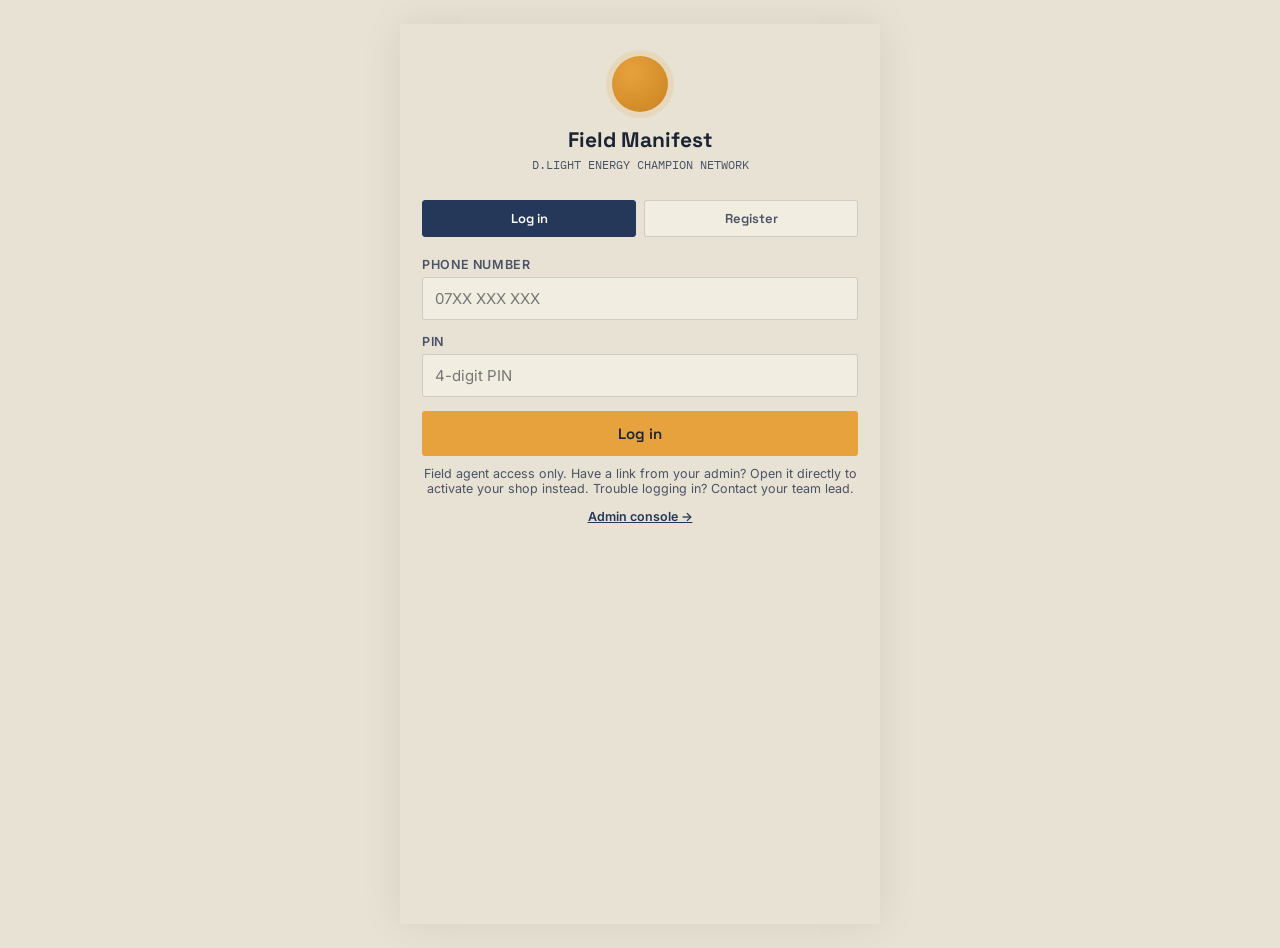
<file: index.html>
<!DOCTYPE html>
<html lang="en">
<head>
<meta charset="UTF-8">
<meta name="viewport" content="width=device-width, initial-scale=1.0, maximum-scale=1.0">
<title>D.LIGHT Field Manifest</title>
<link rel="stylesheet" href="style.css">
</head>
<body>

<div class="app-shell" id="appShell">

  <!-- ============ INVITE CLAIM SCREEN (shown when the link has ?invite=TOKEN) ============ -->
  <div id="inviteScreen" class="auth-screen" style="display:none;">
    <div class="auth-hero">
      <div class="sun"></div>
      <h1>Activate your shop</h1>
      <p>D.LIGHT ENERGY CHAMPION NETWORK</p>
    </div>

    <div class="error-banner" id="inviteError"></div>

    <div class="invite-card" id="inviteShopCard"></div>

    <form id="inviteForm" onsubmit="return handleClaimInvite(event)">
      <div class="field">
        <label>Your full name</label>
        <input type="text" id="invName" placeholder="e.g. Jane Wanjiru" required>
      </div>
      <div class="field">
        <label>Phone number</label>
        <input type="tel" id="invPhone" placeholder="07XX XXX XXX" required>
      </div>
      <div class="field">
        <label>Choose a PIN</label>
        <input type="password" inputmode="numeric" id="invPin" placeholder="4-digit PIN" required>
      </div>
      <div class="field">
        <label>Region / territory</label>
        <input type="text" id="invRegion" placeholder="e.g. Kilifi">
      </div>
      <button type="submit" class="btn">Set my password &amp; log in</button>
    </form>

    <p class="helper-text">This link was shared with you by your D.LIGHT admin and only works once.</p>
  </div>

  <!-- ============ AUTH SCREEN ============ -->
  <div id="authScreen" class="auth-screen">
    <div class="auth-hero">
      <div class="sun"></div>
      <h1>Field Manifest</h1>
      <p>D.LIGHT ENERGY CHAMPION NETWORK</p>
    </div>

    <div class="error-banner" id="authError"></div>

    <div class="toggle-row">
      <button id="tabLogin" class="active" onclick="setAuthMode('login')">Log in</button>
      <button id="tabRegister" onclick="setAuthMode('register')">Register</button>
    </div>

    <form id="loginForm" onsubmit="return handleLogin(event)">
      <div class="field">
        <label>Phone number</label>
        <input type="tel" id="loginPhone" placeholder="07XX XXX XXX" required>
      </div>
      <div class="field">
        <label>PIN</label>
        <input type="password" inputmode="numeric" id="loginPin" placeholder="4-digit PIN" required>
      </div>
      <button type="submit" class="btn">Log in</button>
    </form>

    <form id="registerForm" onsubmit="return handleRegister(event)" style="display:none;">
      <div class="field">
        <label>Full name</label>
        <input type="text" id="regName" placeholder="e.g. Jane Wanjiru" required>
      </div>
      <div class="field">
        <label>Phone number</label>
        <input type="tel" id="regPhone" placeholder="07XX XXX XXX" required>
      </div>
      <div class="field">
        <label>Choose a PIN</label>
        <input type="password" inputmode="numeric" id="regPin" placeholder="4-digit PIN" required>
      </div>
      <div class="field">
        <label>Region / territory</label>
        <input type="text" id="regRegion" placeholder="e.g. Kilifi">
      </div>
      <div class="field">
        <label>Shop name</label>
        <input type="text" id="regShopName" placeholder="e.g. Saadia Adam Shop" required>
      </div>
      <div class="field">
        <label>EC code (if you have one)</label>
        <input type="text" id="regEcCode" placeholder="e.g. 823588">
      </div>
      <button type="submit" class="btn">Create my account</button>
    </form>

    <p class="helper-text">
      Field agent access only. Have a link from your admin? Open it directly to
      activate your shop instead. Trouble logging in? Contact your team lead.
    </p>
    <p class="helper-text"><a href="admin.html">Admin console →</a></p>
  </div>

  <!-- ============ MAIN APP ============ -->
  <div id="mainApp" style="display:none;">
    <div class="manifest-header">
      <div class="manifest-eyebrow"><span class="dot"></span> D.LIGHT FIELD MANIFEST</div>
      <div class="manifest-title" id="agentGreeting">Welcome</div>
      <div class="manifest-sub" id="agentSub">AGENT ID · REGION</div>
      <button class="logout-btn" onclick="logout()">Log out</button>
    </div>

    <!-- SHOPS -->
    <div class="view" id="view-shops">
      <div class="stat-row">
        <div class="stat-box"><div class="num" id="statShops">0</div><div class="lbl">EC Shops</div></div>
        <div class="stat-box"><div class="num" id="statVisitsToday">0</div><div class="lbl">Visits today</div></div>
        <div class="stat-box"><div class="num" id="statTasksOpen">0</div><div class="lbl">Open tasks</div></div>
      </div>

      <div class="section-label">Register a new EC shop</div>
      <form onsubmit="return handleRegisterShop(event)">
        <div class="field"><label>EC code (if known)</label><input type="text" id="shopEcCode" placeholder="e.g. 823588"></div>
        <div class="field"><label>Shop / agent name</label><input type="text" id="shopName" required></div>
        <div class="field"><label>Contact person</label><input type="text" id="shopContact"></div>
        <div class="field"><label>Phone</label><input type="tel" id="shopPhone"></div>
        <div class="field"><label>Location</label><input type="text" id="shopLocation" placeholder="Town, County"></div>
        <button type="submit" class="btn">Register shop</button>
      </form>

      <div class="section-label">All EC shops</div>
      <input type="text" id="shopSearch" placeholder="Search by name, EC code or location..." oninput="renderShops()"
        style="width:100%;padding:10px 12px;border:1px solid var(--line);border-radius:3px;background:var(--paper-raised);margin-bottom:12px;font-size:14px;">
      <div id="shopsList"></div>
    </div>

    <!-- VISITS -->
    <div class="view hidden" id="view-visits">
      <div class="section-label">Log a shop visit</div>
      <form onsubmit="return handleLogVisit(event)">
        <div class="field">
          <label>EC shop</label>
          <select id="visitShopSelect" required></select>
        </div>
        <div class="field"><label>Notes</label><textarea id="visitNotes" placeholder="What did you observe / discuss?"></textarea></div>
        <button type="submit" class="btn">Log visit</button>
      </form>
      <div class="section-label">Your recent visits</div>
      <div id="visitsList"></div>
    </div>

    <!-- TASKS -->
    <div class="view hidden" id="view-tasks">
      <div class="section-label">Add a task</div>
      <form onsubmit="return handleAddTask(event)">
        <div class="field"><label>Task title</label><input type="text" id="taskTitle" required></div>
        <div class="field"><label>Details</label><textarea id="taskDesc"></textarea></div>
        <div class="field"><label>Due date</label><input type="date" id="taskDue"></div>
        <button type="submit" class="btn">Add task</button>
      </form>
      <div class="section-label">Your tasks</div>
      <div id="tasksList"></div>
    </div>

    <!-- SALES -->
    <div class="view hidden" id="view-sales">
      <div class="section-label">Record a sale</div>
      <form onsubmit="return handleLogSale(event)">
        <div class="field">
          <label>EC shop</label>
          <select id="saleShopSelect" required></select>
        </div>
        <div class="field"><label>Product</label><input type="text" id="saleProduct" placeholder="e.g. D.LIGHT D30" required></div>
        <div class="field"><label>Quantity</label><input type="number" id="saleQty" min="1" value="1" required></div>
        <div class="field"><label>Amount (KES)</label><input type="number" id="saleAmount" min="0" required></div>
        <button type="submit" class="btn">Record sale</button>
      </form>
      <div class="section-label">Your recent sales</div>
      <div id="salesList"></div>
    </div>

    <!-- ISSUES -->
    <div class="view hidden" id="view-issues">
      <div class="section-label">Report an issue</div>
      <form onsubmit="return handleLogIssue(event)">
        <div class="field">
          <label>EC shop</label>
          <select id="issueShopSelect" required></select>
        </div>
        <div class="field"><label>What's the issue?</label><textarea id="issueDesc" required placeholder="e.g. faulty unit, payment dispute, stock shortage"></textarea></div>
        <button type="submit" class="btn">Report issue</button>
      </form>
      <div class="section-label">Your reported issues</div>
      <div id="issuesList"></div>
    </div>

    <!-- SHIPMENTS -->
    <div class="view hidden" id="view-shipments">
      <div class="section-label">Log a G4S shipment</div>
      <form onsubmit="return handleCreateShipment(event)">
        <div class="field">
          <label>EC shop</label>
          <select id="shipShopSelect" required></select>
        </div>
        <div class="field">
          <label>Direction</label>
          <select id="shipDirection">
            <option value="Warehouse to Agent">Warehouse → Agent</option>
            <option value="Agent to Warehouse">Agent → Warehouse (return)</option>
          </select>
        </div>
        <div class="field"><label>Courier</label><input type="text" id="shipCourier" value="G4S"></div>
        <div class="field"><label>Product</label><input type="text" id="shipProduct" placeholder="e.g. D.LIGHT D30" required></div>
        <div class="field"><label>Quantity</label><input type="number" id="shipQty" min="1" value="1" required></div>
        <div class="field"><label>Notes</label><textarea id="shipNotes" placeholder="Waybill number, condition on dispatch, etc."></textarea></div>
        <button type="submit" class="btn">Log shipment</button>
      </form>
      <div class="section-label">Shipments</div>
      <div id="shipmentsList"></div>
    </div>

    <!-- TEAM (sub-agents) -->
    <div class="view hidden" id="view-team">
      <div id="teamAddCard">
        <div class="section-label">Add a sub-agent</div>
        <p class="helper-text" style="margin:0 0 12px;text-align:left;">
          Bring on a helper to sell at your shop. They'll log in with their own phone + PIN.
        </p>
        <form onsubmit="return handleCreateSubAgent(event)">
          <div class="field"><label>Full name</label><input type="text" id="subName" required></div>
          <div class="field"><label>Phone number</label><input type="tel" id="subPhone" placeholder="07XX XXX XXX" required></div>
          <div class="field"><label>Choose a PIN for them</label><input type="password" inputmode="numeric" id="subPin" placeholder="4-digit PIN" required></div>
          <button type="submit" class="btn">Add sub-agent</button>
        </form>
      </div>
      <div class="section-label">Your sub-agents</div>
      <div id="teamList"></div>
    </div>

  </div>

  <!-- ============ TAB BAR ============ -->
  <div class="tab-bar hidden" id="tabBar">
    <button class="tab-btn active" onclick="switchView('shops')"><span class="glyph">&#127968;</span>Shops</button>
    <button class="tab-btn" onclick="switchView('visits')"><span class="glyph">&#128204;</span>Visits</button>
    <button class="tab-btn" onclick="switchView('shipments')"><span class="glyph">&#128666;</span>Shipments</button>
    <button class="tab-btn" onclick="switchView('sales')"><span class="glyph">&#128176;</span>Sales</button>
    <button class="tab-btn" onclick="switchView('tasks')"><span class="glyph">&#9989;</span>Tasks</button>
    <button class="tab-btn" onclick="switchView('issues')"><span class="glyph">&#9888;</span>Issues</button>
    <button class="tab-btn hidden" id="teamTabBtn" onclick="switchView('team')"><span class="glyph">&#128101;</span>Team</button>
  </div>

</div>

<script src="config.js"></script>
<script src="app.js"></script>
</body>
</html>
</file>
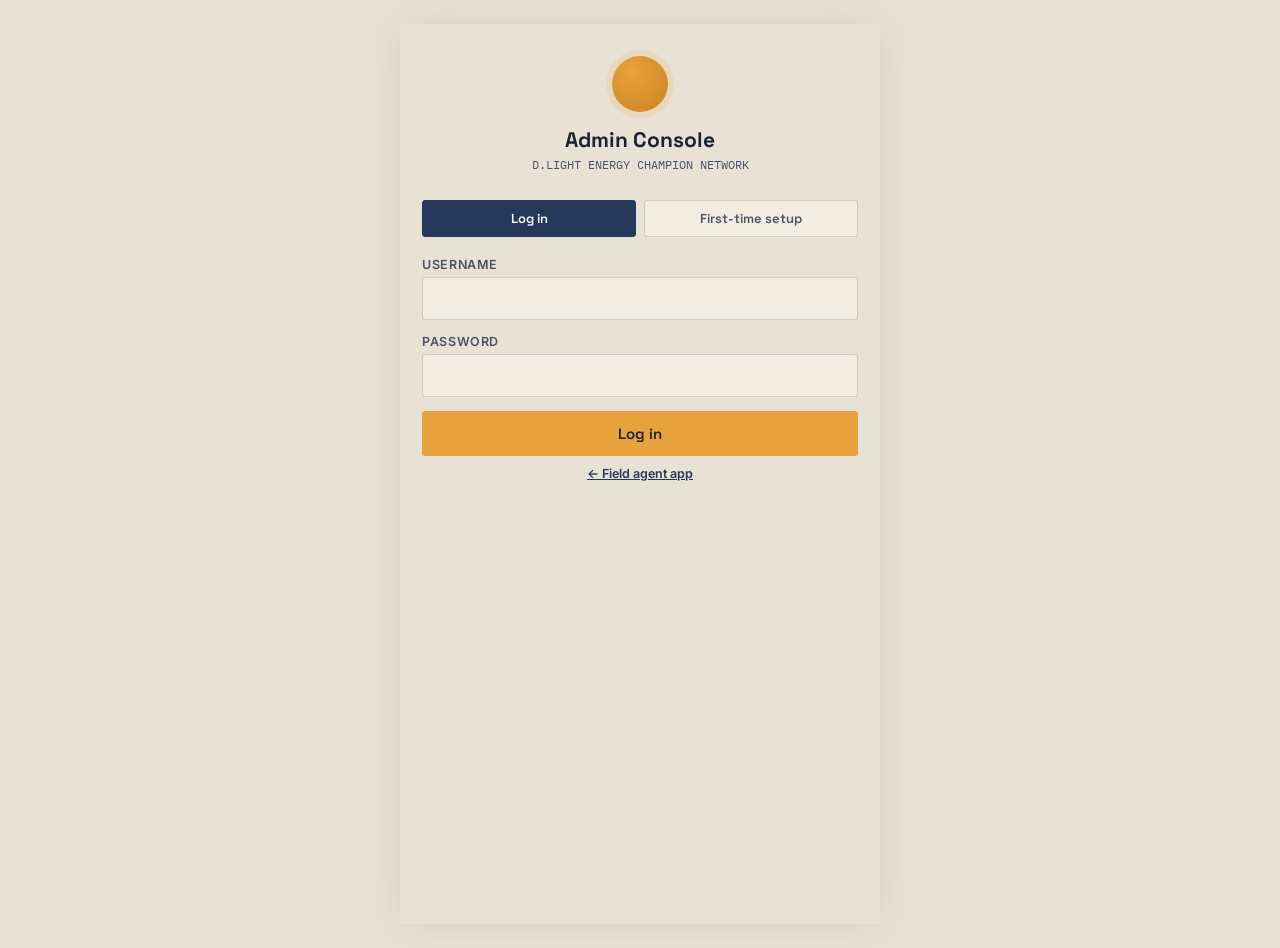
<file: admin.html>
<!DOCTYPE html>
<html lang="en">
<head>
<meta charset="UTF-8">
<meta name="viewport" content="width=device-width, initial-scale=1.0, maximum-scale=1.0">
<title>D.LIGHT Admin Console</title>
<link rel="stylesheet" href="style.css">
</head>
<body>

<div class="app-shell" id="appShell">

  <!-- ============ ADMIN AUTH ============ -->
  <div id="adminAuthScreen" class="auth-screen">
    <div class="auth-hero">
      <div class="sun"></div>
      <h1>Admin Console</h1>
      <p>D.LIGHT ENERGY CHAMPION NETWORK</p>
    </div>

    <div class="error-banner" id="adminAuthError"></div>

    <div class="toggle-row">
      <button id="tabAdminLogin" class="active" onclick="setAdminAuthMode('login')">Log in</button>
      <button id="tabAdminBootstrap" onclick="setAdminAuthMode('bootstrap')">First-time setup</button>
    </div>

    <form id="adminLoginForm" onsubmit="return handleAdminLogin(event)">
      <div class="field"><label>Username</label><input type="text" id="adminLoginUser" required></div>
      <div class="field"><label>Password</label><input type="password" id="adminLoginPass" required></div>
      <button type="submit" class="btn">Log in</button>
    </form>

    <form id="adminBootstrapForm" onsubmit="return handleBootstrapAdmin(event)" style="display:none;">
      <p class="helper-text" style="margin:0 0 14px;text-align:left;">
        Only works once — creates the first admin account for a brand-new
        deployment. If your company already has an admin, ask them to create
        your account instead.
      </p>
      <div class="field"><label>Your name</label><input type="text" id="bootName" required></div>
      <div class="field"><label>Choose a username</label><input type="text" id="bootUser" required></div>
      <div class="field"><label>Choose a password</label><input type="password" id="bootPass" required></div>
      <button type="submit" class="btn">Create admin account</button>
    </form>

    <p class="helper-text"><a href="index.html">← Field agent app</a></p>
  </div>

  <!-- ============ ADMIN DASHBOARD ============ -->
  <div id="adminApp" style="display:none;">
    <div class="manifest-header">
      <div class="manifest-eyebrow"><span class="dot"></span> D.LIGHT ADMIN CONSOLE</div>
      <div class="manifest-title" id="adminGreeting">Welcome</div>
      <div class="manifest-sub">SHOPS · EC CODES · INVITES</div>
      <button class="logout-btn" onclick="adminLogout()">Log out</button>
    </div>

    <div class="view" id="view-admin-shops">

      <div class="section-label">Create a shop &amp; assign its EC code</div>
      <form onsubmit="return handleAdminCreateShop(event)">
        <div class="field"><label>Shop / agent name</label><input type="text" id="newShopName" required></div>
        <div class="field"><label>EC code (leave blank to auto-assign)</label><input type="text" id="newShopEcCode" placeholder="e.g. 823588"></div>
        <div class="field"><label>Contact person</label><input type="text" id="newShopContact"></div>
        <div class="field"><label>Phone</label><input type="tel" id="newShopPhone"></div>
        <div class="field"><label>Location</label><input type="text" id="newShopLocation" placeholder="Town, County"></div>
        <button type="submit" class="btn">Create shop &amp; generate invite link</button>
      </form>

      <div class="invite-card" id="newInviteCard" style="display:none;"></div>

      <div class="section-label">All shops</div>
      <input type="text" id="adminShopSearch" placeholder="Search by name, EC code or location..." oninput="renderAdminShops()"
        style="width:100%;padding:10px 12px;border:1px solid var(--line);border-radius:3px;background:var(--paper-raised);margin-bottom:12px;font-size:14px;">
      <div id="adminShopsList"></div>

      <div class="section-label">Agents &amp; sub-agents</div>
      <div id="adminAgentsList"></div>

      <div class="section-label">Add another admin user</div>
      <form onsubmit="return handleCreateAdmin(event)">
        <div class="field"><label>Name</label><input type="text" id="newAdminName" required></div>
        <div class="field"><label>Username</label><input type="text" id="newAdminUser" required></div>
        <div class="field"><label>Password</label><input type="password" id="newAdminPass" required></div>
        <button type="submit" class="btn secondary">Create admin user</button>
      </form>

    </div>
  </div>

</div>

<script src="config.js"></script>
<script src="admin.js"></script>
</body>
</html>
</file>
<file: style.css>
@import url('https://fonts.googleapis.com/css2?family=Space+Grotesk:wght@500;600;700&family=Inter:wght@400;500;600&family=IBM+Plex+Mono:wght@500;600&display=swap');

:root{
  --paper: #E7E2D3;
  --paper-raised: #F1EDE1;
  --ink: #1C2333;
  --ink-soft: #4A5266;
  --dusk: #263859;
  --marigold: #E7A23D;
  --marigold-deep: #C9821F;
  --brick: #B23A2E;
  --olive: #5B6E4C;
  --line: rgba(28,35,51,0.16);
  --radius: 3px;
  --font-display: 'Space Grotesk', sans-serif;
  --font-body: 'Inter', sans-serif;
  --font-mono: 'IBM Plex Mono', monospace;
}

*{ box-sizing: border-box; }

body{
  margin:0;
  background: var(--paper);
  color: var(--ink);
  font-family: var(--font-body);
  min-height: 100vh;
  -webkit-font-smoothing: antialiased;
}

.app-shell{
  max-width: 480px;
  margin: 0 auto;
  min-height: 100vh;
  background: var(--paper);
  display:flex;
  flex-direction:column;
  position:relative;
  box-shadow: 0 0 40px rgba(0,0,0,0.08);
}

/* ---------- header / manifest strip ---------- */
.manifest-header{
  background: var(--dusk);
  color: #fff;
  padding: 18px 20px 16px;
  position: relative;
  overflow:hidden;
}
.logout-btn{
  position:absolute; top:16px; right:16px;
  background:transparent; border:1px solid rgba(255,255,255,0.35); color:rgba(255,255,255,0.85);
  font-family: var(--font-mono); font-size:10.5px; letter-spacing:0.05em; text-transform:uppercase;
  padding:5px 9px; border-radius: var(--radius); cursor:pointer;
}
.manifest-header::after{
  content:"";
  position:absolute; left:0; right:0; bottom:-1px; height:8px;
  background-image: radial-gradient(circle at 6px 0, var(--paper) 5px, transparent 6px);
  background-size: 16px 8px;
  background-repeat: repeat-x;
}
.manifest-eyebrow{
  font-family: var(--font-mono);
  font-size: 11px;
  letter-spacing: 0.14em;
  text-transform: uppercase;
  color: var(--marigold);
  display:flex; align-items:center; gap:8px;
}
.manifest-eyebrow .dot{ width:6px; height:6px; border-radius:50%; background: var(--marigold); }
.manifest-title{
  font-family: var(--font-display);
  font-weight:700;
  font-size: 22px;
  margin: 6px 0 2px;
}
.manifest-sub{
  font-family: var(--font-mono);
  font-size: 12px;
  color: rgba(255,255,255,0.65);
}

/* ---------- content area ---------- */
.view{ padding: 20px 18px 96px; flex:1; }
.view.hidden{ display:none; }

.section-label{
  font-family: var(--font-mono);
  font-size: 11px;
  letter-spacing: 0.12em;
  text-transform: uppercase;
  color: var(--ink-soft);
  margin: 22px 0 10px;
  display:flex; align-items:center; gap:8px;
}
.section-label::after{ content:""; flex:1; height:1px; background: var(--line); }

/* ---------- label / ticket card (signature element) ---------- */
.label-card{
  background: var(--paper-raised);
  border: 1px solid var(--line);
  border-radius: var(--radius);
  padding: 14px 14px 14px 16px;
  margin-bottom: 10px;
  position: relative;
  display:flex;
  gap: 12px;
  align-items:flex-start;
}
.label-card::before{
  content:"";
  position:absolute; left:0; top:8px; bottom:8px; width:2px;
  background-repeat: repeat-y;
  background-image: linear-gradient(var(--line) 60%, transparent 0%);
  background-size: 2px 6px;
}
.label-code{
  font-family: var(--font-mono);
  font-weight:600;
  font-size: 13px;
  background: var(--ink);
  color: var(--marigold);
  padding: 3px 7px;
  border-radius: 2px;
  white-space: nowrap;
  flex-shrink:0;
  margin-top:1px;
}
.label-body{ flex:1; min-width:0; }
.label-name{ font-weight:600; font-size:15px; line-height:1.3; }
.label-meta{ font-size:12.5px; color: var(--ink-soft); margin-top:2px; line-height:1.4; }
.label-tag{
  display:inline-block;
  font-family: var(--font-mono);
  font-size: 10.5px;
  letter-spacing:0.04em;
  padding: 2px 6px;
  border-radius: 2px;
  margin-top:6px;
}
.tag-open{ background: rgba(178,58,46,0.12); color: var(--brick); }
.tag-done{ background: rgba(91,110,76,0.14); color: var(--olive); }
.tag-pending{ background: rgba(231,162,61,0.18); color: var(--marigold-deep); }

/* ---------- forms ---------- */
.field{ margin-bottom: 14px; }
.field label{
  display:block; font-size:12.5px; font-weight:600; color: var(--ink-soft);
  margin-bottom: 5px; text-transform: uppercase; letter-spacing:0.05em;
}
.field input, .field select, .field textarea{
  width:100%;
  font-family: var(--font-body);
  font-size: 15px;
  padding: 11px 12px;
  border: 1px solid var(--line);
  border-radius: var(--radius);
  background: var(--paper-raised);
  color: var(--ink);
}
.field input:focus, .field select:focus, .field textarea:focus{
  outline: 2px solid var(--dusk);
  outline-offset: 1px;
}
.field textarea{ resize: vertical; min-height: 70px; }

.btn{
  display:inline-flex; align-items:center; justify-content:center; gap:6px;
  width:100%;
  font-family: var(--font-display);
  font-weight: 600;
  font-size: 15px;
  padding: 13px 16px;
  border-radius: var(--radius);
  border: none;
  cursor:pointer;
  background: var(--marigold);
  color: var(--ink);
  transition: transform 0.08s ease;
}
.btn:active{ transform: scale(0.98); }
.btn.secondary{ background: transparent; border: 1px solid var(--ink); color: var(--ink); }
.btn.small{ width:auto; padding: 8px 12px; font-size:13px; }

.helper-text{ font-size:12.5px; color: var(--ink-soft); margin-top:10px; text-align:center; }
.helper-text a{ color: var(--dusk); font-weight:600; cursor:pointer; }

.error-banner{
  background: rgba(178,58,46,0.12);
  color: var(--brick);
  border: 1px solid rgba(178,58,46,0.3);
  padding: 10px 12px;
  border-radius: var(--radius);
  font-size: 13px;
  margin-bottom: 14px;
  display:none;
}
.error-banner.show{ display:block; }

.empty-state{
  text-align:center;
  padding: 36px 12px;
  color: var(--ink-soft);
  font-size: 13.5px;
}
.empty-state .glyph{ font-size: 26px; margin-bottom:8px; }

/* ---------- bottom tab bar ---------- */
.tab-bar{
  position:absolute;
  left:0; right:0; bottom:0;
  display:flex;
  background: var(--dusk);
  border-top: 1px solid rgba(255,255,255,0.08);
  overflow-x:auto;
  -webkit-overflow-scrolling:touch;
}
.tab-bar.hidden{ display:none; }
.tab-btn{
  flex: 1 0 auto;
  min-width: 64px;
  background:none; border:none;
  color: rgba(255,255,255,0.55);
  font-family: var(--font-display);
  font-size: 10px;
  letter-spacing:0.02em;
  padding: 11px 4px 10px;
  cursor:pointer;
  display:flex; flex-direction:column; align-items:center; gap:3px;
  white-space:nowrap;
}
.tab-btn.hidden{ display:none; }
.tab-btn .glyph{ font-size:16px; }
.tab-btn.active{ color: var(--marigold); }

/* ---------- invite claim card ---------- */
.invite-card{
  background: var(--paper-raised);
  border: 1px solid var(--line);
  border-radius: var(--radius);
  padding: 14px 16px;
  margin-bottom: 18px;
  text-align:center;
}
.invite-card .shop-name{ font-family: var(--font-display); font-weight:700; font-size:17px; }
.invite-card .shop-meta{ font-family: var(--font-mono); font-size:12px; color: var(--ink-soft); margin-top:4px; }

/* ---------- role badge ---------- */
.role-badge{
  display:inline-block; font-family: var(--font-mono); font-size:10px; letter-spacing:0.05em;
  text-transform:uppercase; padding:2px 7px; border-radius:2px; margin-left:6px;
  background: rgba(231,162,61,0.22); color: var(--marigold);
}

/* ---------- login screen ---------- */
.auth-screen{ padding: 32px 22px; }
.auth-hero{
  text-align:center;
  margin-bottom: 28px;
}
.auth-hero .sun{
  width:56px; height:56px; margin:0 auto 14px;
  border-radius:50%;
  background: radial-gradient(circle at 35% 30%, var(--marigold), var(--marigold-deep));
  box-shadow: 0 0 0 6px rgba(231,162,61,0.16);
}
.auth-hero h1{ font-family: var(--font-display); font-size:21px; margin:0 0 4px; }
.auth-hero p{ font-family: var(--font-mono); font-size:12px; color: var(--ink-soft); margin:0; }

.toggle-row{
  display:flex; gap:8px; margin-bottom:20px;
}
.toggle-row button{
  flex:1; padding:9px; border-radius: var(--radius); border:1px solid var(--line);
  background: var(--paper-raised); font-family: var(--font-display); font-weight:600; font-size:13px;
  color: var(--ink-soft); cursor:pointer;
}
.toggle-row button.active{ background: var(--dusk); color:#fff; border-color: var(--dusk); }

.stat-row{ display:flex; gap:10px; margin-bottom:6px; }
.stat-box{
  flex:1; background: var(--paper-raised); border:1px solid var(--line); border-radius: var(--radius);
  padding: 12px; text-align:center;
}
.stat-box .num{ font-family: var(--font-display); font-weight:700; font-size:20px; color: var(--dusk); }
.stat-box .lbl{ font-family: var(--font-mono); font-size:10px; text-transform:uppercase; color: var(--ink-soft); letter-spacing:0.04em; }

@media (min-width:481px){
  body{ padding: 24px 0; }
}
</file>
